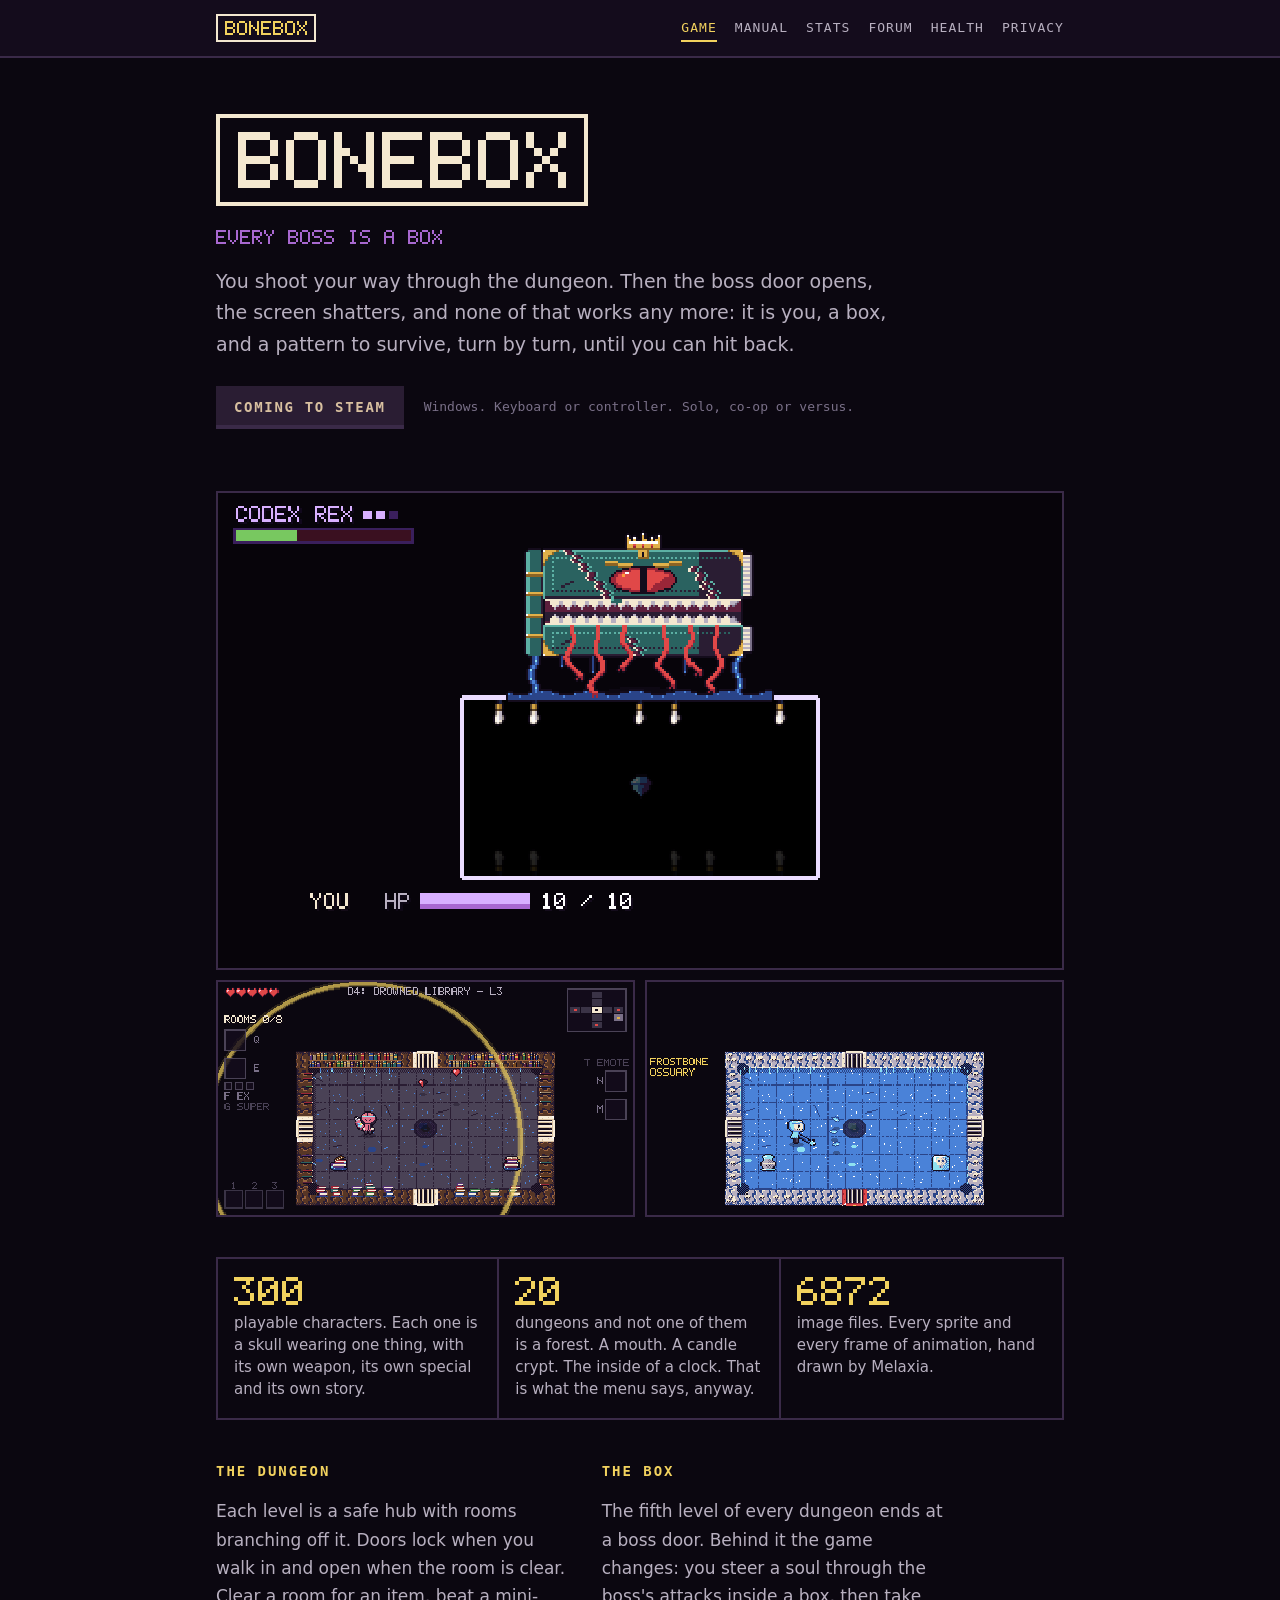
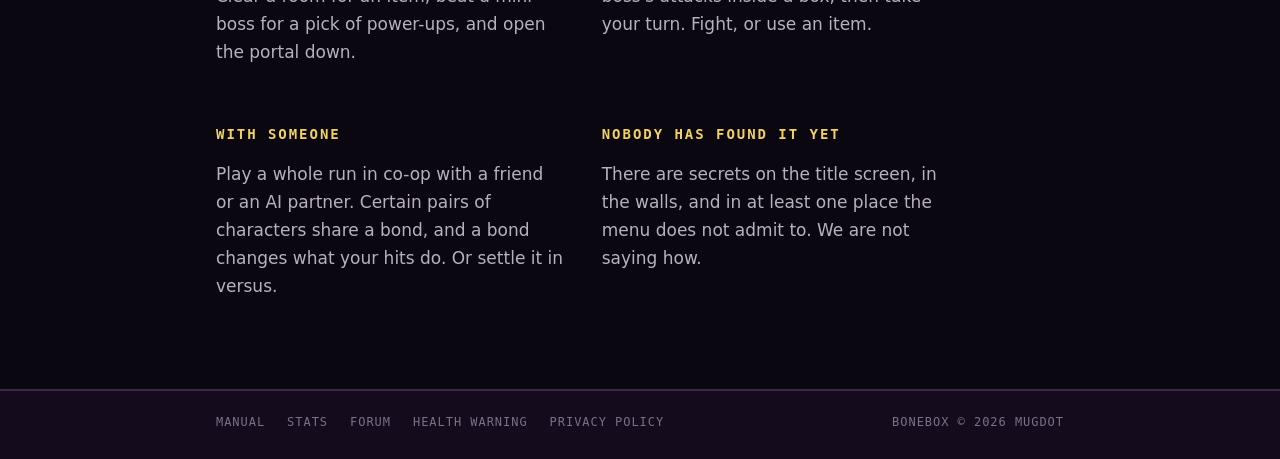
<file: index.html>
<!doctype html>
<html lang="en">
<head>
<meta charset="utf-8">
<meta name="viewport" content="width=device-width, initial-scale=1">
<title>BONEBOX</title>
<meta name="description" content="BONEBOX is a pixel dungeon crawler where every boss traps you in a box. 300 playable skeletons, 20 dungeons, co-op and versus.">
<meta name="theme-color" content="#0b0710">
<link rel="stylesheet" href="css/site.css">
</head>
<body>
<header class="top">
  <div class="wrap">
    <a class="brand" href="" aria-label="BONEBOX home"><span class="px" data-scale="2">BONEBOX</span></a>
    <nav class="nav" aria-label="Site">
        <a href="" aria-current="page">Game</a>
        <a href="manual/">Manual</a>
        <a href="stats/">Stats</a>
        <a href="forum/">Forum</a>
        <a href="health/">Health</a>
        <a href="privacy/">Privacy</a>
    </nav>
  </div>
</header>
<main>
  <div class="wrap">
    <section class="hero">
      <div class="logo"><h1 class="px" data-scale="8" style="margin:0">BONEBOX</h1></div>
      <p class="tag px" data-scale="2" data-color="#a868d0">EVERY BOSS IS A BOX</p>
      <p class="pitch">You shoot your way through the dungeon. Then the boss door opens, the screen shatters, and none of that works any more: it is you, a box, and a pattern to survive, turn by turn, until you can hit back.</p>
      <div class="cta-row">
        <span class="cta soon">Coming to Steam</span>
        <span class="cta-note">Windows. Keyboard or controller. Solo, co-op or versus.</span>
      </div>
    </section>

    <div class="shots">
      <figure><img src="img/shot-boss.png" width="1152" height="648" alt="A boss fight: Codex Rex, a living book with teeth, looms over the battle box while candle flames line its edges."></figure>
      <figure><img src="img/shot-dungeon.png" width="1152" height="648" alt="A hero stands in a hub room of the Drowned Library, with the level map and item slots around the room."></figure>
      <figure><img src="img/shot-worlds.png" width="1152" height="648" alt="A frost-blue ossuary room with skull-lined walls, a hero swinging at an ice skull."></figure>
    </div>

    <div class="facts">
      <div class="fact"><div class="n px" data-scale="4" data-color="#f2d25e">300</div><p>playable characters. Each one is a skull wearing one thing, with its own weapon, its own special and its own story.</p></div>
      <div class="fact"><div class="n px" data-scale="4" data-color="#f2d25e">20</div><p>dungeons and not one of them is a forest. A mouth. A candle crypt. The inside of a clock. That is what the menu says, anyway.</p></div>
      <div class="fact"><div class="n px" data-scale="4" data-color="#f2d25e">6872</div><p>image files. Every sprite and every frame of animation, hand drawn by Melaxia.</p></div>
    </div>

    <div class="cols prose">
      <section>
        <h2>The dungeon</h2>
        <p>Each level is a safe hub with rooms branching off it. Doors lock when you walk in and open when the room is clear. Clear a room for an item, beat a mini-boss for a pick of power-ups, and open the portal down.</p>
      </section>
      <section>
        <h2>The box</h2>
        <p>The fifth level of every dungeon ends at a boss door. Behind it the game changes: you steer a soul through the boss's attacks inside a box, then take your turn. Fight, or use an item.</p>
      </section>
      <section>
        <h2>With someone</h2>
        <p>Play a whole run in co-op with a friend or an AI partner. Certain pairs of characters share a bond, and a bond changes what your hits do. Or settle it in versus.</p>
      </section>
      <section>
        <h2>Nobody has found it yet</h2>
        <p>There are secrets on the title screen, in the walls, and in at least one place the menu does not admit to. We are not saying how.</p>
      </section>
    </div>
  </div>
</main>
<footer class="foot">
  <div class="wrap">
    <a href="manual/">Manual</a>
    <a href="stats/">Stats</a>
    <a href="forum/">Forum</a>
    <a href="health/">Health warning</a>
    <a href="privacy/">Privacy policy</a>
    <span class="right">BONEBOX &copy; 2026 Mugdot</span>
  </div>
</footer>
<script src="js/pixel-glyphs.js"></script>
<script src="js/pixel.js"></script>

</body>
</html>
</file>
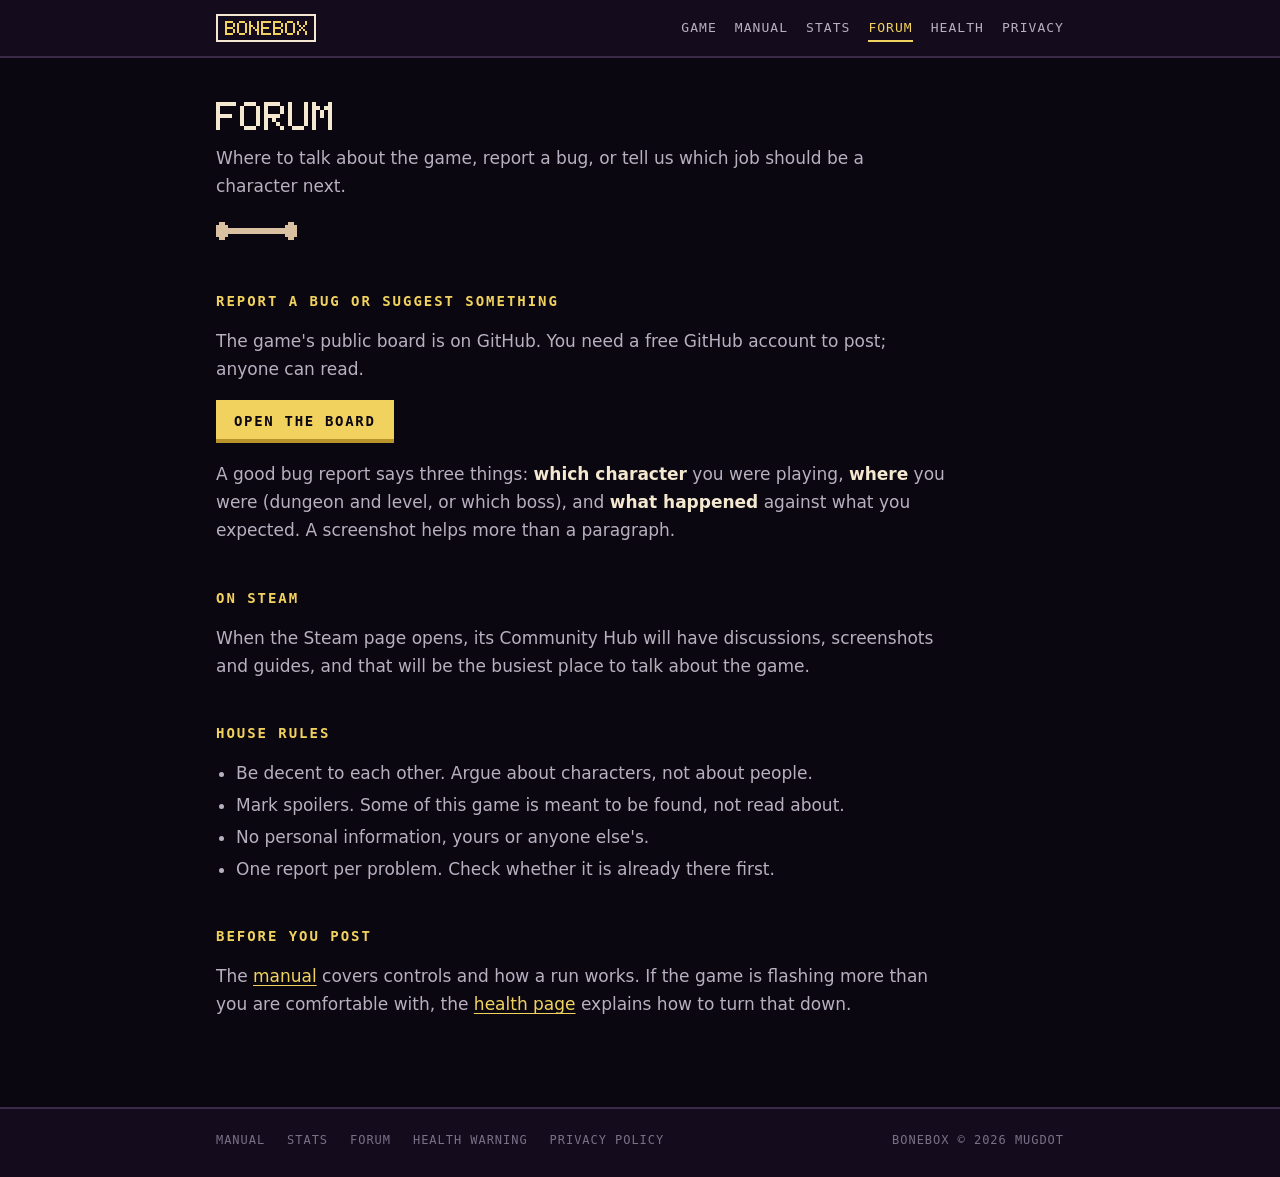
<file: forum/index.html>
<!doctype html>
<html lang="en">
<head>
<meta charset="utf-8">
<meta name="viewport" content="width=device-width, initial-scale=1">
<title>BONEBOX Forum</title>
<meta name="description" content="Where to talk about BONEBOX, report a bug or suggest a character.">
<meta name="theme-color" content="#0b0710">
<link rel="stylesheet" href="../css/site.css">
</head>
<body>
<header class="top">
  <div class="wrap">
    <a class="brand" href="../" aria-label="BONEBOX home"><span class="px" data-scale="2">BONEBOX</span></a>
    <nav class="nav" aria-label="Site">
        <a href="../">Game</a>
        <a href="../manual/">Manual</a>
        <a href="../stats/">Stats</a>
        <a href="../forum/" aria-current="page">Forum</a>
        <a href="../health/">Health</a>
        <a href="../privacy/">Privacy</a>
    </nav>
  </div>
</header>
<main>
  <div class="wrap">
    <div class="page-head">
      <h1 class="px" data-scale="4">FORUM</h1>
      <p class="lede">Where to talk about the game, report a bug, or tell us which job should be a character next.</p>
      <div class="bone-rule" data-scale="3"></div>
    </div>
    <div class="prose">

      <h2>Report a bug or suggest something</h2>
      <p>The game's public board is on GitHub. You need a free GitHub account to post; anyone can read.</p>
      <p><a class="cta" href="https://github.com/Mugdot/bonebox/issues">Open the board</a></p>
      <p>A good bug report says three things: <strong>which character</strong> you were playing, <strong>where</strong> you were (dungeon and level, or which boss), and <strong>what happened</strong> against what you expected. A screenshot helps more than a paragraph.</p>

      <h2>On Steam</h2>
      <p>When the Steam page opens, its Community Hub will have discussions, screenshots and guides, and that will be the busiest place to talk about the game.</p>

      <h2>House rules</h2>
      <ul>
        <li>Be decent to each other. Argue about characters, not about people.</li>
        <li>Mark spoilers. Some of this game is meant to be found, not read about.</li>
        <li>No personal information, yours or anyone else's.</li>
        <li>One report per problem. Check whether it is already there first.</li>
      </ul>

      <h2>Before you post</h2>
      <p>The <a href="../manual/">manual</a> covers controls and how a run works. If the game is flashing more than you are comfortable with, the <a href="../health/">health page</a> explains how to turn that down.</p>
    </div>
  </div>
</main>
<footer class="foot">
  <div class="wrap">
    <a href="../manual/">Manual</a>
    <a href="../stats/">Stats</a>
    <a href="../forum/">Forum</a>
    <a href="../health/">Health warning</a>
    <a href="../privacy/">Privacy policy</a>
    <span class="right">BONEBOX &copy; 2026 Mugdot</span>
  </div>
</footer>
<script src="../js/pixel-glyphs.js"></script>
<script src="../js/pixel.js"></script>

</body>
</html>
</file>
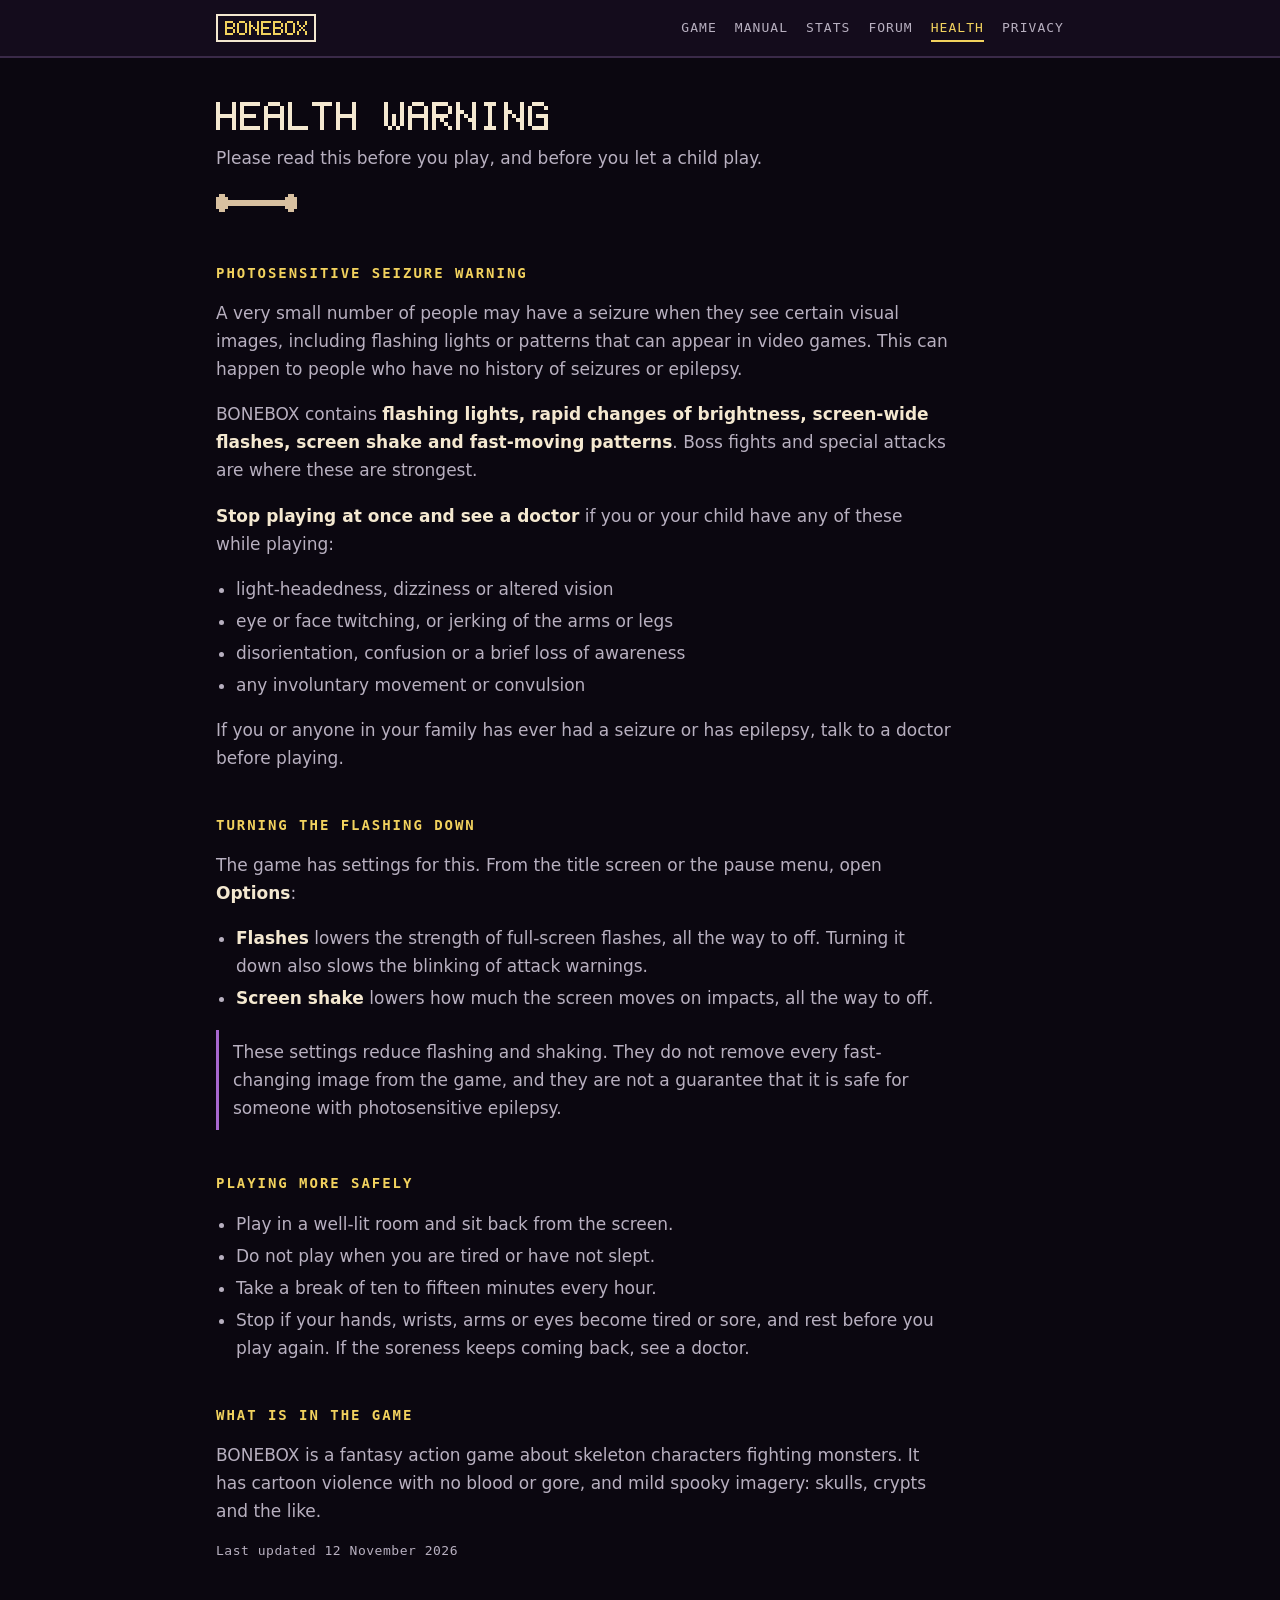
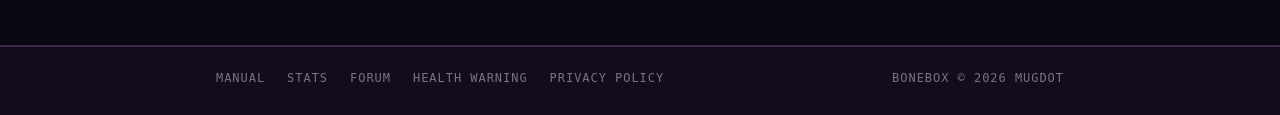
<file: health/index.html>
<!doctype html>
<html lang="en">
<head>
<meta charset="utf-8">
<meta name="viewport" content="width=device-width, initial-scale=1">
<title>BONEBOX Health Warning</title>
<meta name="description" content="Photosensitivity and health information for BONEBOX, and how to reduce flashing and screen shake in the game.">
<meta name="theme-color" content="#0b0710">
<link rel="stylesheet" href="../css/site.css">
</head>
<body>
<header class="top">
  <div class="wrap">
    <a class="brand" href="../" aria-label="BONEBOX home"><span class="px" data-scale="2">BONEBOX</span></a>
    <nav class="nav" aria-label="Site">
        <a href="../">Game</a>
        <a href="../manual/">Manual</a>
        <a href="../stats/">Stats</a>
        <a href="../forum/">Forum</a>
        <a href="../health/" aria-current="page">Health</a>
        <a href="../privacy/">Privacy</a>
    </nav>
  </div>
</header>
<main>
  <div class="wrap">
    <div class="page-head">
      <h1 class="px" data-scale="4">HEALTH WARNING</h1>
      <p class="lede">Please read this before you play, and before you let a child play.</p>
      <div class="bone-rule" data-scale="3"></div>
    </div>
    <div class="prose">

      <h2>Photosensitive seizure warning</h2>
      <p>A very small number of people may have a seizure when they see certain visual images, including flashing lights or patterns that can appear in video games. This can happen to people who have no history of seizures or epilepsy.</p>
      <p>BONEBOX contains <strong>flashing lights, rapid changes of brightness, screen-wide flashes, screen shake and fast-moving patterns</strong>. Boss fights and special attacks are where these are strongest.</p>
      <p><strong>Stop playing at once and see a doctor</strong> if you or your child have any of these while playing:</p>
      <ul>
        <li>light-headedness, dizziness or altered vision</li>
        <li>eye or face twitching, or jerking of the arms or legs</li>
        <li>disorientation, confusion or a brief loss of awareness</li>
        <li>any involuntary movement or convulsion</li>
      </ul>
      <p>If you or anyone in your family has ever had a seizure or has epilepsy, talk to a doctor before playing.</p>

      <h2>Turning the flashing down</h2>
      <p>The game has settings for this. From the title screen or the pause menu, open <strong>Options</strong>:</p>
      <ul>
        <li><strong>Flashes</strong> lowers the strength of full-screen flashes, all the way to off. Turning it down also slows the blinking of attack warnings.</li>
        <li><strong>Screen shake</strong> lowers how much the screen moves on impacts, all the way to off.</li>
      </ul>
      <div class="note"><p>These settings reduce flashing and shaking. They do not remove every fast-changing image from the game, and they are not a guarantee that it is safe for someone with photosensitive epilepsy.</p></div>

      <h2>Playing more safely</h2>
      <ul>
        <li>Play in a well-lit room and sit back from the screen.</li>
        <li>Do not play when you are tired or have not slept.</li>
        <li>Take a break of ten to fifteen minutes every hour.</li>
        <li>Stop if your hands, wrists, arms or eyes become tired or sore, and rest before you play again. If the soreness keeps coming back, see a doctor.</li>
      </ul>

      <h2>What is in the game</h2>
      <p>BONEBOX is a fantasy action game about skeleton characters fighting monsters. It has cartoon violence with no blood or gore, and mild spooky imagery: skulls, crypts and the like.</p>
      <p class="stamp">Last updated 12 November 2026</p>
    </div>
  </div>
</main>
<footer class="foot">
  <div class="wrap">
    <a href="../manual/">Manual</a>
    <a href="../stats/">Stats</a>
    <a href="../forum/">Forum</a>
    <a href="../health/">Health warning</a>
    <a href="../privacy/">Privacy policy</a>
    <span class="right">BONEBOX &copy; 2026 Mugdot</span>
  </div>
</footer>
<script src="../js/pixel-glyphs.js"></script>
<script src="../js/pixel.js"></script>

</body>
</html>
</file>
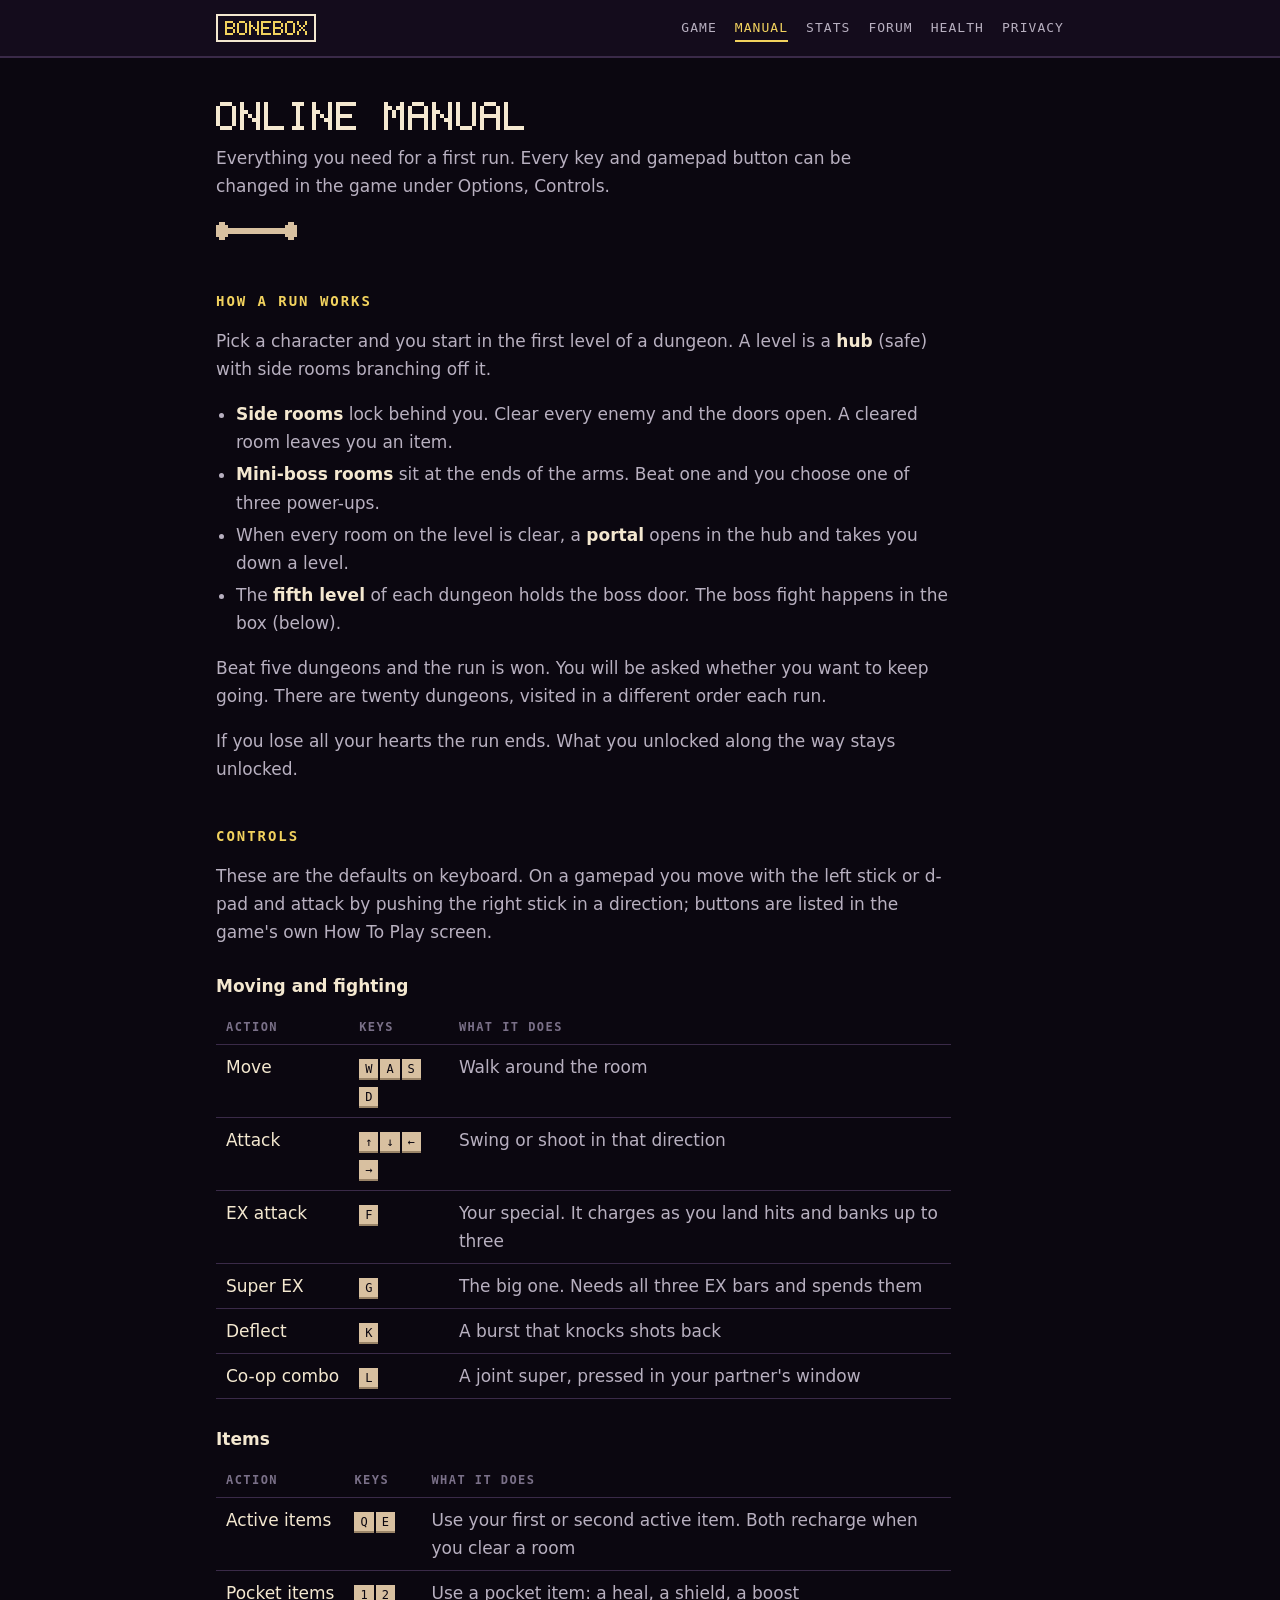
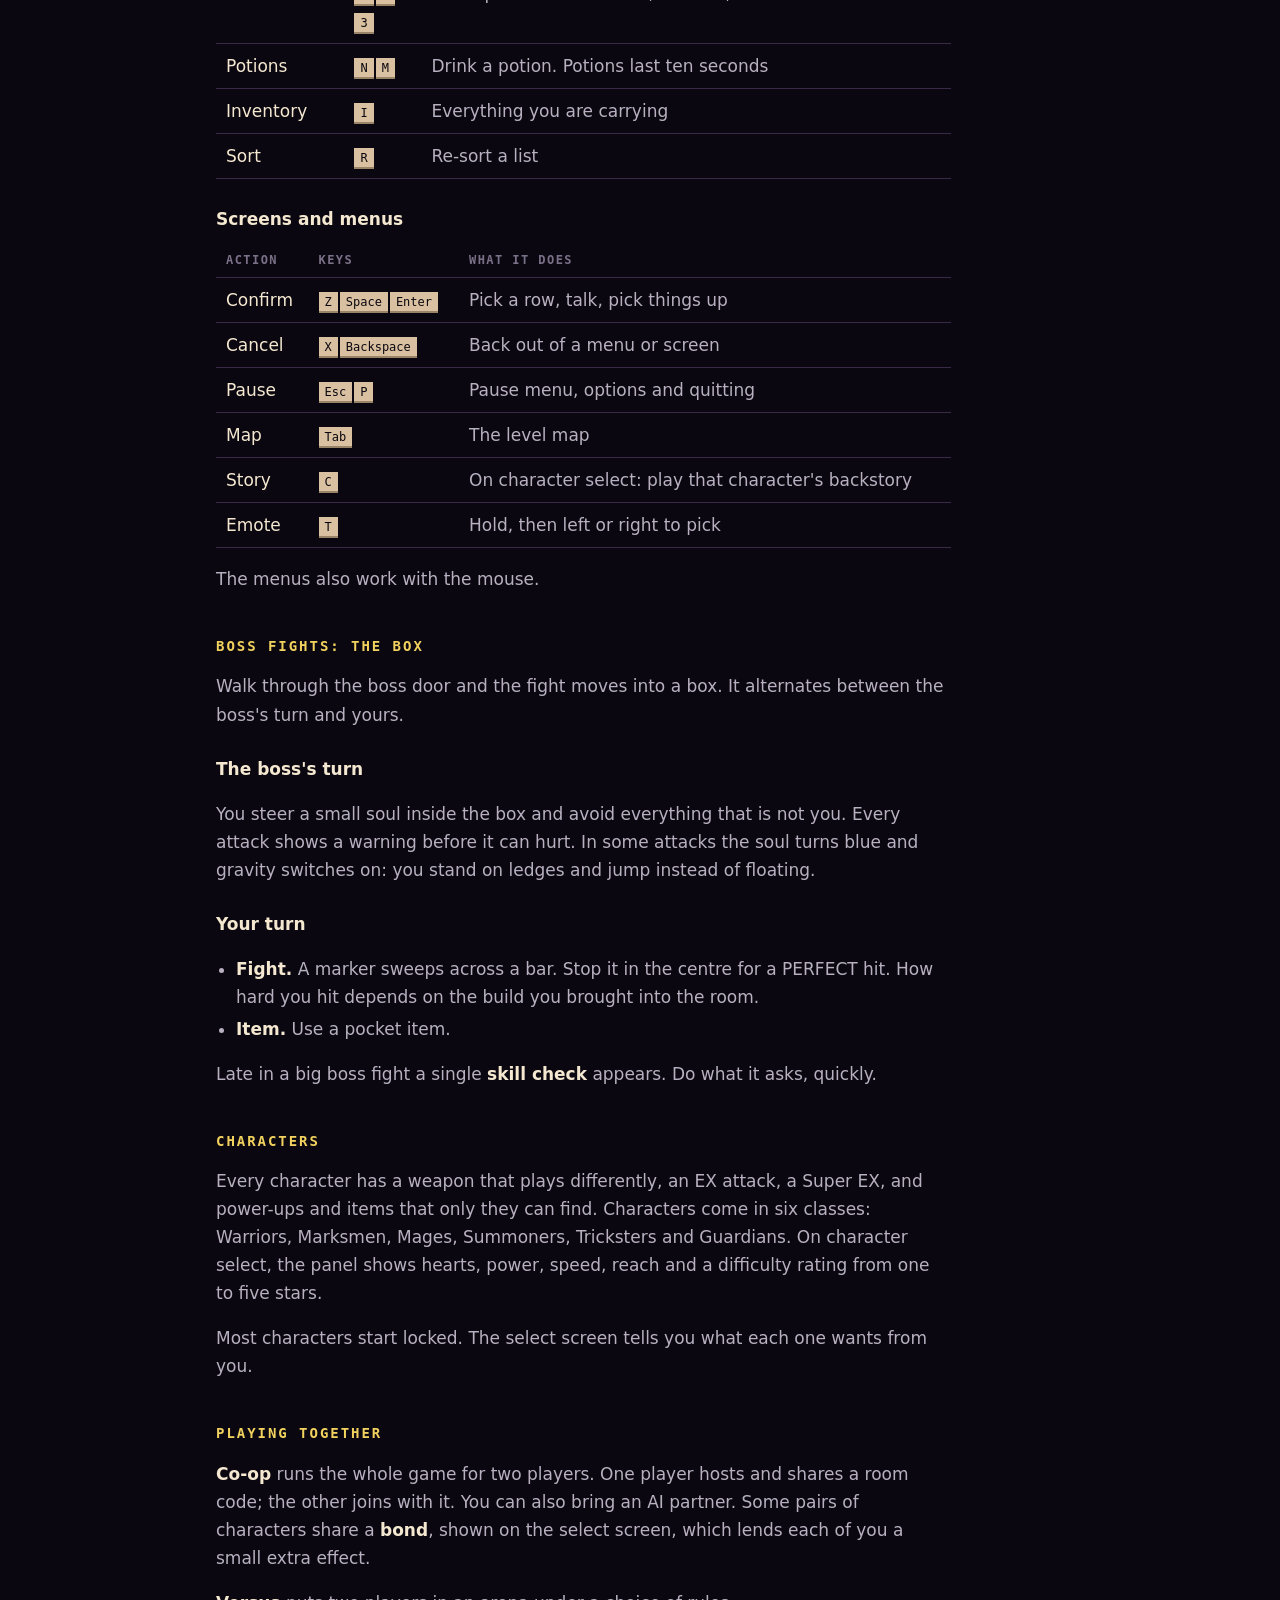
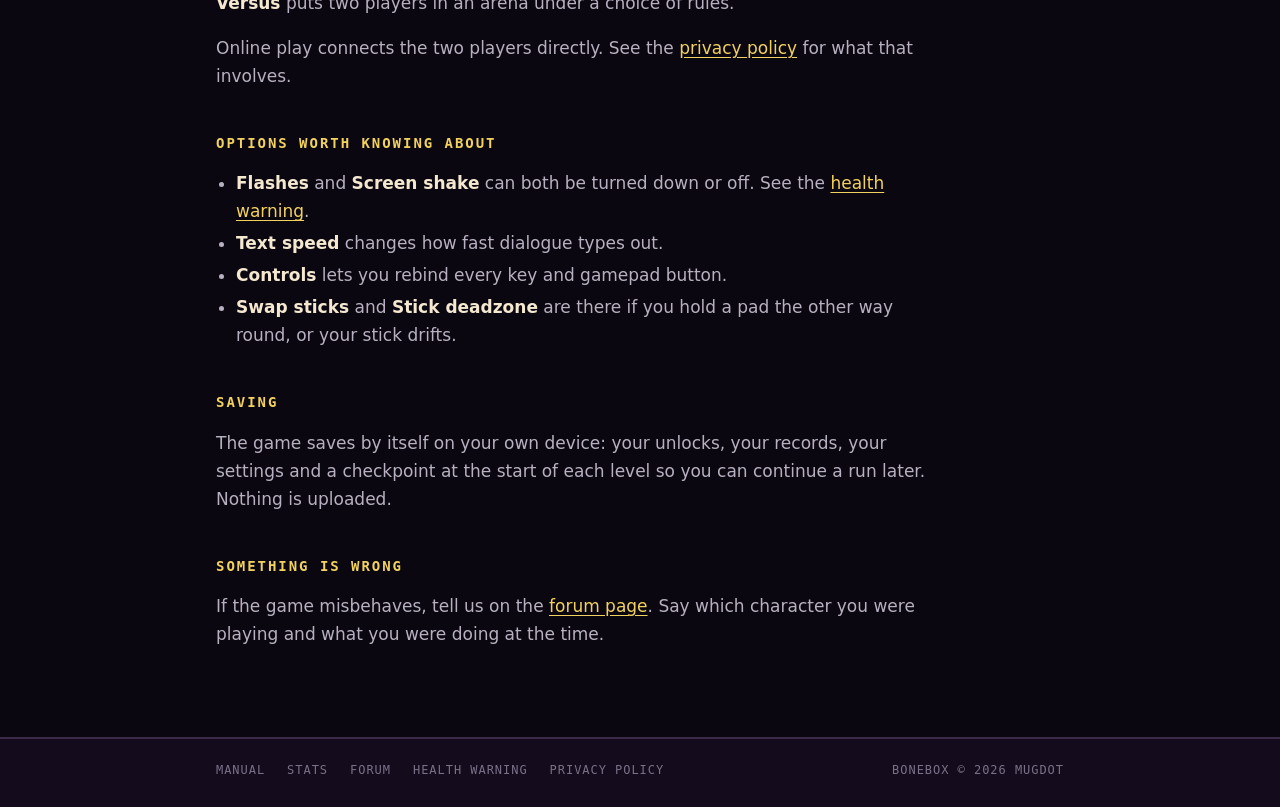
<file: manual/index.html>
<!doctype html>
<html lang="en">
<head>
<meta charset="utf-8">
<meta name="viewport" content="width=device-width, initial-scale=1">
<title>BONEBOX Manual</title>
<meta name="description" content="How to play BONEBOX: controls, how a run works, boss fights in the box, items, co-op and options.">
<meta name="theme-color" content="#0b0710">
<link rel="stylesheet" href="../css/site.css">
</head>
<body>
<header class="top">
  <div class="wrap">
    <a class="brand" href="../" aria-label="BONEBOX home"><span class="px" data-scale="2">BONEBOX</span></a>
    <nav class="nav" aria-label="Site">
        <a href="../">Game</a>
        <a href="../manual/" aria-current="page">Manual</a>
        <a href="../stats/">Stats</a>
        <a href="../forum/">Forum</a>
        <a href="../health/">Health</a>
        <a href="../privacy/">Privacy</a>
    </nav>
  </div>
</header>
<main>
  <div class="wrap">
    <div class="page-head">
      <h1 class="px" data-scale="4">ONLINE MANUAL</h1>
      <p class="lede">Everything you need for a first run. Every key and gamepad button can be changed in the game under Options, Controls.</p>
      <div class="bone-rule" data-scale="3"></div>
    </div>
    <div class="prose">

      <h2>How a run works</h2>
      <p>Pick a character and you start in the first level of a dungeon. A level is a <strong>hub</strong> (safe) with side rooms branching off it.</p>
      <ul>
        <li><strong>Side rooms</strong> lock behind you. Clear every enemy and the doors open. A cleared room leaves you an item.</li>
        <li><strong>Mini-boss rooms</strong> sit at the ends of the arms. Beat one and you choose one of three power-ups.</li>
        <li>When every room on the level is clear, a <strong>portal</strong> opens in the hub and takes you down a level.</li>
        <li>The <strong>fifth level</strong> of each dungeon holds the boss door. The boss fight happens in the box (below).</li>
      </ul>
      <p>Beat five dungeons and the run is won. You will be asked whether you want to keep going. There are twenty dungeons, visited in a different order each run.</p>
      <p>If you lose all your hearts the run ends. What you unlocked along the way stays unlocked.</p>

      <h2>Controls</h2>
      <p>These are the defaults on keyboard. On a gamepad you move with the left stick or d-pad and attack by pushing the right stick in a direction; buttons are listed in the game's own How To Play screen.</p>

      <h3>Moving and fighting</h3>
      <div class="table-scroll"><table>
        <thead><tr><th>Action</th><th>Keys</th><th>What it does</th></tr></thead>
        <tbody>
          <tr><td>Move</td><td><kbd>W</kbd><kbd>A</kbd><kbd>S</kbd><kbd>D</kbd></td><td>Walk around the room</td></tr>
          <tr><td>Attack</td><td><kbd>&uarr;</kbd><kbd>&darr;</kbd><kbd>&larr;</kbd><kbd>&rarr;</kbd></td><td>Swing or shoot in that direction</td></tr>
          <tr><td>EX attack</td><td><kbd>F</kbd></td><td>Your special. It charges as you land hits and banks up to three</td></tr>
          <tr><td>Super EX</td><td><kbd>G</kbd></td><td>The big one. Needs all three EX bars and spends them</td></tr>
          <tr><td>Deflect</td><td><kbd>K</kbd></td><td>A burst that knocks shots back</td></tr>
          <tr><td>Co-op combo</td><td><kbd>L</kbd></td><td>A joint super, pressed in your partner's window</td></tr>
        </tbody>
      </table></div>

      <h3>Items</h3>
      <div class="table-scroll"><table>
        <thead><tr><th>Action</th><th>Keys</th><th>What it does</th></tr></thead>
        <tbody>
          <tr><td>Active items</td><td><kbd>Q</kbd><kbd>E</kbd></td><td>Use your first or second active item. Both recharge when you clear a room</td></tr>
          <tr><td>Pocket items</td><td><kbd>1</kbd><kbd>2</kbd><kbd>3</kbd></td><td>Use a pocket item: a heal, a shield, a boost</td></tr>
          <tr><td>Potions</td><td><kbd>N</kbd><kbd>M</kbd></td><td>Drink a potion. Potions last ten seconds</td></tr>
          <tr><td>Inventory</td><td><kbd>I</kbd></td><td>Everything you are carrying</td></tr>
          <tr><td>Sort</td><td><kbd>R</kbd></td><td>Re-sort a list</td></tr>
        </tbody>
      </table></div>

      <h3>Screens and menus</h3>
      <div class="table-scroll"><table>
        <thead><tr><th>Action</th><th>Keys</th><th>What it does</th></tr></thead>
        <tbody>
          <tr><td>Confirm</td><td><kbd>Z</kbd><kbd>Space</kbd><kbd>Enter</kbd></td><td>Pick a row, talk, pick things up</td></tr>
          <tr><td>Cancel</td><td><kbd>X</kbd><kbd>Backspace</kbd></td><td>Back out of a menu or screen</td></tr>
          <tr><td>Pause</td><td><kbd>Esc</kbd><kbd>P</kbd></td><td>Pause menu, options and quitting</td></tr>
          <tr><td>Map</td><td><kbd>Tab</kbd></td><td>The level map</td></tr>
          <tr><td>Story</td><td><kbd>C</kbd></td><td>On character select: play that character's backstory</td></tr>
          <tr><td>Emote</td><td><kbd>T</kbd></td><td>Hold, then left or right to pick</td></tr>
        </tbody>
      </table></div>
      <p>The menus also work with the mouse.</p>

      <h2>Boss fights: the box</h2>
      <p>Walk through the boss door and the fight moves into a box. It alternates between the boss's turn and yours.</p>
      <h3>The boss's turn</h3>
      <p>You steer a small soul inside the box and avoid everything that is not you. Every attack shows a warning before it can hurt. In some attacks the soul turns blue and gravity switches on: you stand on ledges and jump instead of floating.</p>
      <h3>Your turn</h3>
      <ul>
        <li><strong>Fight.</strong> A marker sweeps across a bar. Stop it in the centre for a PERFECT hit. How hard you hit depends on the build you brought into the room.</li>
        <li><strong>Item.</strong> Use a pocket item.</li>
      </ul>
      <p>Late in a big boss fight a single <strong>skill check</strong> appears. Do what it asks, quickly.</p>

      <h2>Characters</h2>
      <p>Every character has a weapon that plays differently, an EX attack, a Super EX, and power-ups and items that only they can find. Characters come in six classes: Warriors, Marksmen, Mages, Summoners, Tricksters and Guardians. On character select, the panel shows hearts, power, speed, reach and a difficulty rating from one to five stars.</p>
      <p>Most characters start locked. The select screen tells you what each one wants from you.</p>

      <h2>Playing together</h2>
      <p><strong>Co-op</strong> runs the whole game for two players. One player hosts and shares a room code; the other joins with it. You can also bring an AI partner. Some pairs of characters share a <strong>bond</strong>, shown on the select screen, which lends each of you a small extra effect.</p>
      <p><strong>Versus</strong> puts two players in an arena under a choice of rules.</p>
      <p>Online play connects the two players directly. See the <a href="../privacy/">privacy policy</a> for what that involves.</p>

      <h2>Options worth knowing about</h2>
      <ul>
        <li><strong>Flashes</strong> and <strong>Screen shake</strong> can both be turned down or off. See the <a href="../health/">health warning</a>.</li>
        <li><strong>Text speed</strong> changes how fast dialogue types out.</li>
        <li><strong>Controls</strong> lets you rebind every key and gamepad button.</li>
        <li><strong>Swap sticks</strong> and <strong>Stick deadzone</strong> are there if you hold a pad the other way round, or your stick drifts.</li>
      </ul>

      <h2>Saving</h2>
      <p>The game saves by itself on your own device: your unlocks, your records, your settings and a checkpoint at the start of each level so you can continue a run later. Nothing is uploaded.</p>

      <h2>Something is wrong</h2>
      <p>If the game misbehaves, tell us on the <a href="../forum/">forum page</a>. Say which character you were playing and what you were doing at the time.</p>
    </div>
  </div>
</main>
<footer class="foot">
  <div class="wrap">
    <a href="../manual/">Manual</a>
    <a href="../stats/">Stats</a>
    <a href="../forum/">Forum</a>
    <a href="../health/">Health warning</a>
    <a href="../privacy/">Privacy policy</a>
    <span class="right">BONEBOX &copy; 2026 Mugdot</span>
  </div>
</footer>
<script src="../js/pixel-glyphs.js"></script>
<script src="../js/pixel.js"></script>

</body>
</html>
</file>
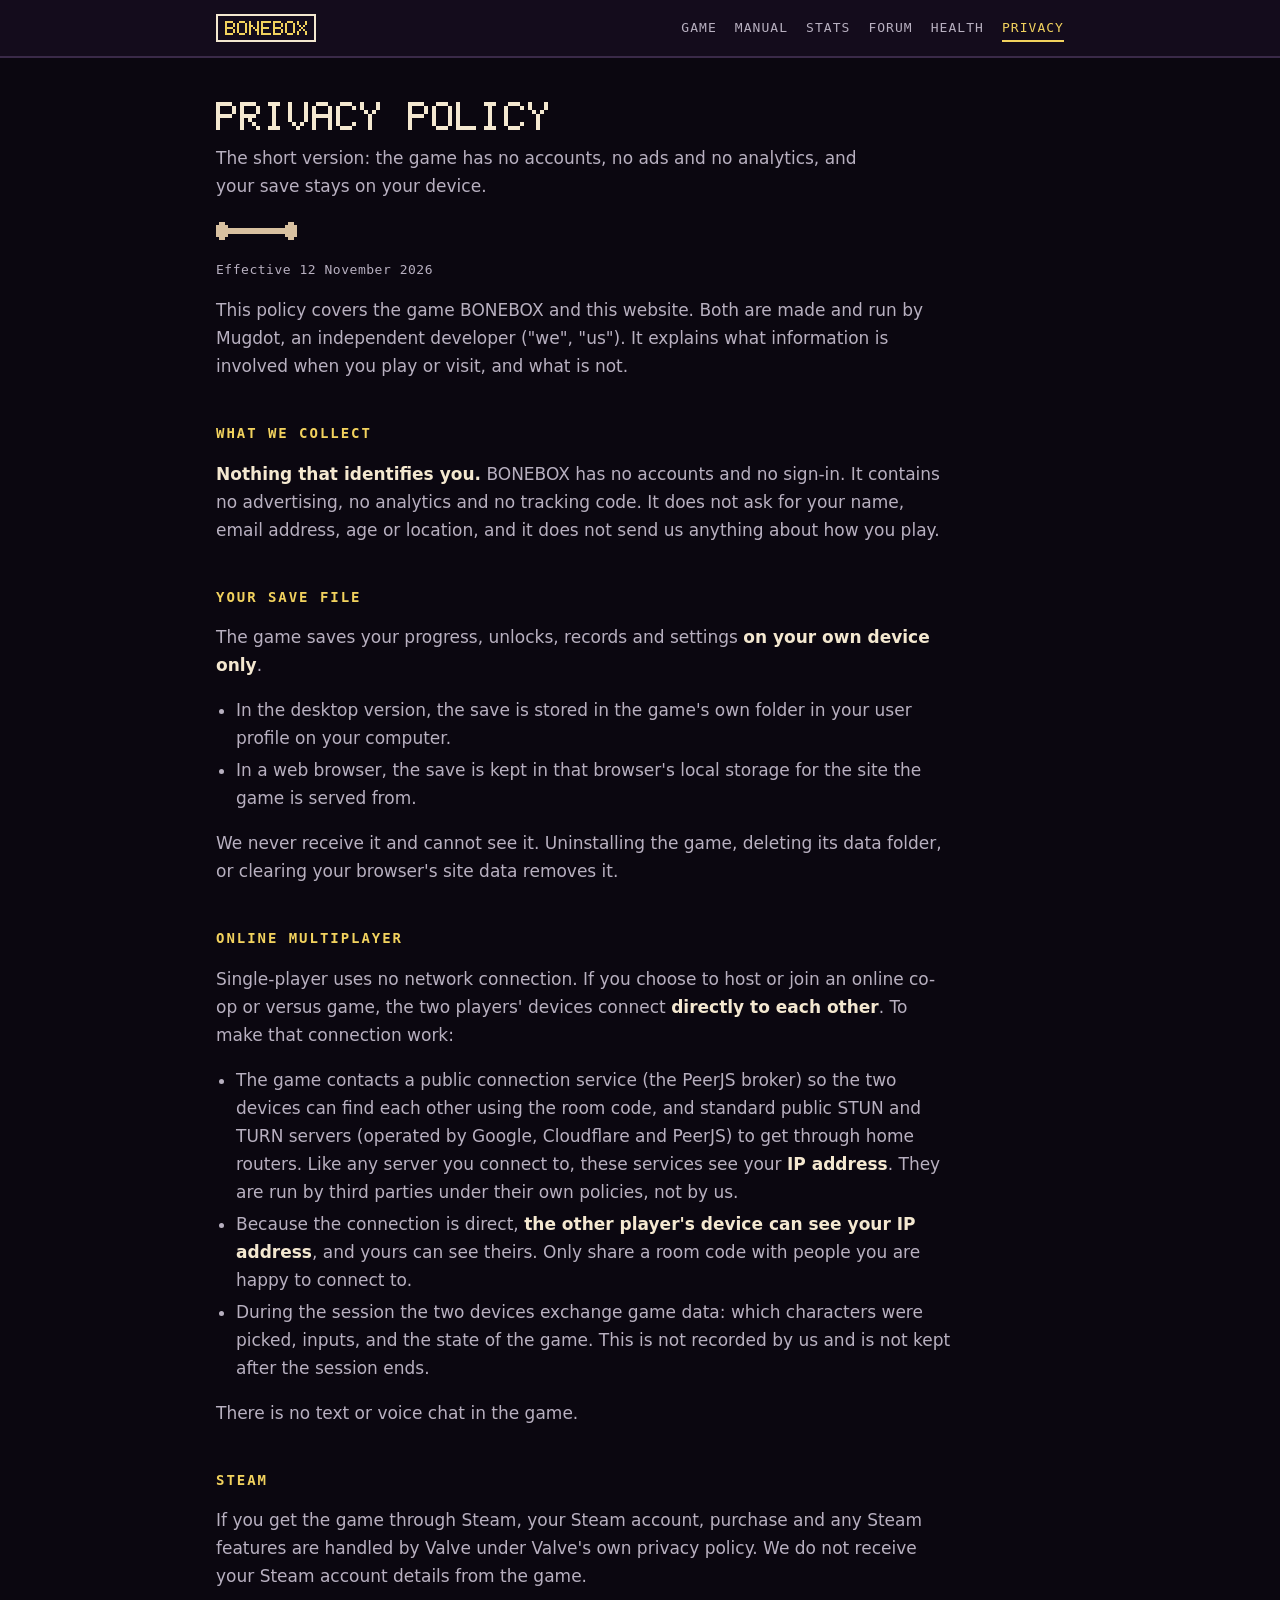
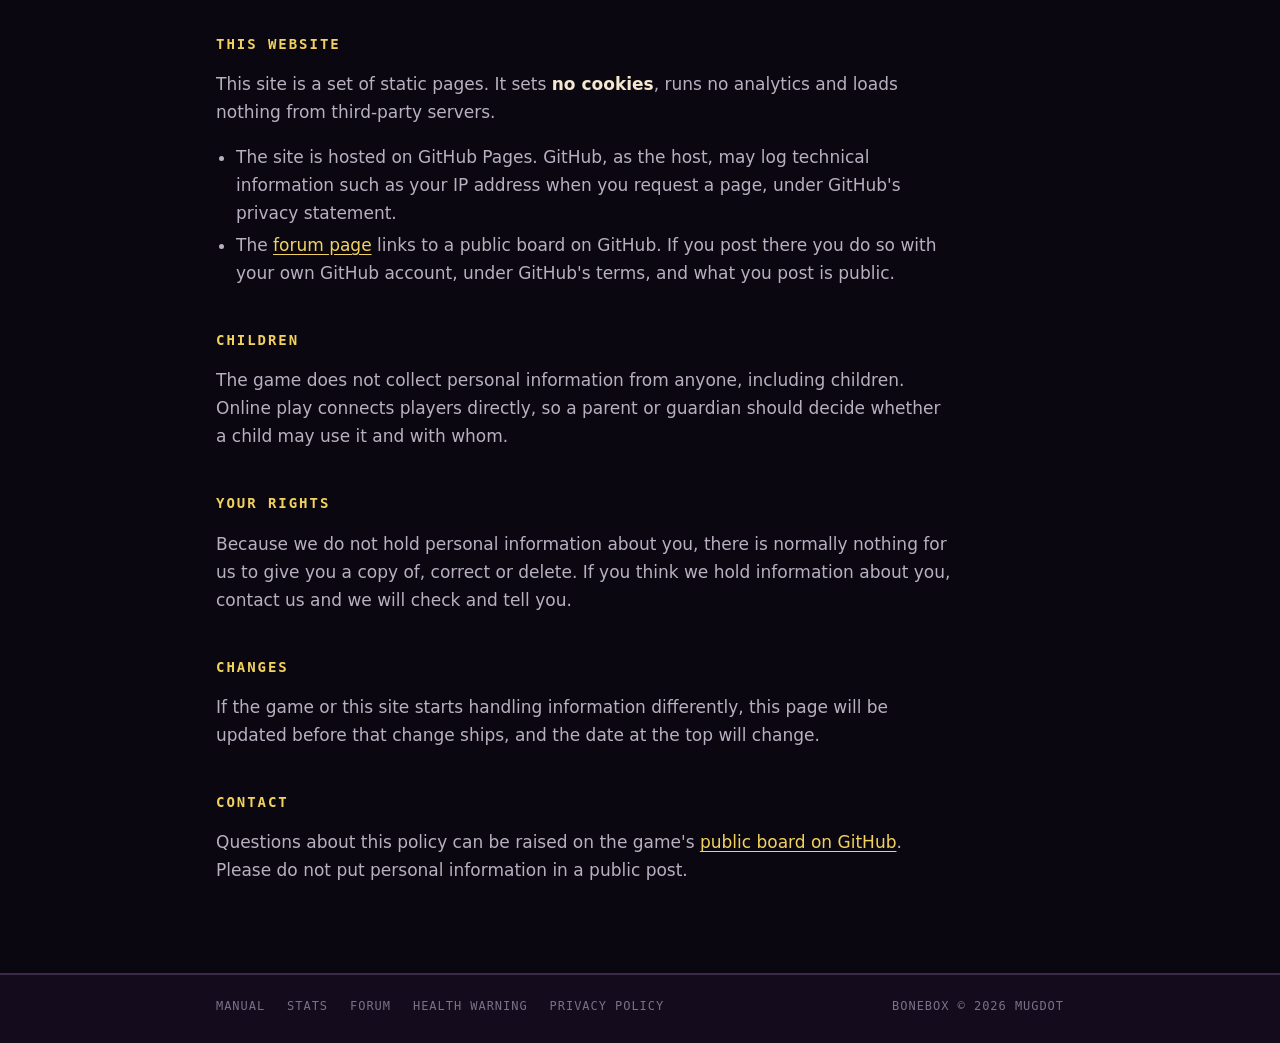
<file: privacy/index.html>
<!doctype html>
<html lang="en">
<head>
<meta charset="utf-8">
<meta name="viewport" content="width=device-width, initial-scale=1">
<title>BONEBOX Privacy Policy</title>
<meta name="description" content="What BONEBOX and this website do and do not do with your information.">
<meta name="theme-color" content="#0b0710">
<link rel="stylesheet" href="../css/site.css">
</head>
<body>
<header class="top">
  <div class="wrap">
    <a class="brand" href="../" aria-label="BONEBOX home"><span class="px" data-scale="2">BONEBOX</span></a>
    <nav class="nav" aria-label="Site">
        <a href="../">Game</a>
        <a href="../manual/">Manual</a>
        <a href="../stats/">Stats</a>
        <a href="../forum/">Forum</a>
        <a href="../health/">Health</a>
        <a href="../privacy/" aria-current="page">Privacy</a>
    </nav>
  </div>
</header>
<main>
  <div class="wrap">
    <div class="page-head">
      <h1 class="px" data-scale="4">PRIVACY POLICY</h1>
      <p class="lede">The short version: the game has no accounts, no ads and no analytics, and your save stays on your device.</p>
      <div class="bone-rule" data-scale="3"></div>
    </div>
    <div class="prose">
      <p class="stamp">Effective 12 November 2026</p>

      <p>This policy covers the game BONEBOX and this website. Both are made and run by Mugdot, an independent developer ("we", "us"). It explains what information is involved when you play or visit, and what is not.</p>

      <h2>What we collect</h2>
      <p><strong>Nothing that identifies you.</strong> BONEBOX has no accounts and no sign-in. It contains no advertising, no analytics and no tracking code. It does not ask for your name, email address, age or location, and it does not send us anything about how you play.</p>

      <h2>Your save file</h2>
      <p>The game saves your progress, unlocks, records and settings <strong>on your own device only</strong>.</p>
      <ul>
        <li>In the desktop version, the save is stored in the game's own folder in your user profile on your computer.</li>
        <li>In a web browser, the save is kept in that browser's local storage for the site the game is served from.</li>
      </ul>
      <p>We never receive it and cannot see it. Uninstalling the game, deleting its data folder, or clearing your browser's site data removes it.</p>

      <h2>Online multiplayer</h2>
      <p>Single-player uses no network connection. If you choose to host or join an online co-op or versus game, the two players' devices connect <strong>directly to each other</strong>. To make that connection work:</p>
      <ul>
        <li>The game contacts a public connection service (the PeerJS broker) so the two devices can find each other using the room code, and standard public STUN and TURN servers (operated by Google, Cloudflare and PeerJS) to get through home routers. Like any server you connect to, these services see your <strong>IP address</strong>. They are run by third parties under their own policies, not by us.</li>
        <li>Because the connection is direct, <strong>the other player's device can see your IP address</strong>, and yours can see theirs. Only share a room code with people you are happy to connect to.</li>
        <li>During the session the two devices exchange game data: which characters were picked, inputs, and the state of the game. This is not recorded by us and is not kept after the session ends.</li>
      </ul>
      <p>There is no text or voice chat in the game.</p>

      <h2>Steam</h2>
      <p>If you get the game through Steam, your Steam account, purchase and any Steam features are handled by Valve under Valve's own privacy policy. We do not receive your Steam account details from the game.</p>

      <h2>This website</h2>
      <p>This site is a set of static pages. It sets <strong>no cookies</strong>, runs no analytics and loads nothing from third-party servers.</p>
      <ul>
        <li>The site is hosted on GitHub Pages. GitHub, as the host, may log technical information such as your IP address when you request a page, under GitHub's privacy statement.</li>
        <li>The <a href="../forum/">forum page</a> links to a public board on GitHub. If you post there you do so with your own GitHub account, under GitHub's terms, and what you post is public.</li>
      </ul>

      <h2>Children</h2>
      <p>The game does not collect personal information from anyone, including children. Online play connects players directly, so a parent or guardian should decide whether a child may use it and with whom.</p>

      <h2>Your rights</h2>
      <p>Because we do not hold personal information about you, there is normally nothing for us to give you a copy of, correct or delete. If you think we hold information about you, contact us and we will check and tell you.</p>

      <h2>Changes</h2>
      <p>If the game or this site starts handling information differently, this page will be updated before that change ships, and the date at the top will change.</p>

      <h2>Contact</h2>
      <p>Questions about this policy can be raised on the game's <a href="https://github.com/Mugdot/bonebox/issues">public board on GitHub</a>. Please do not put personal information in a public post.</p>
    </div>
  </div>
</main>
<footer class="foot">
  <div class="wrap">
    <a href="../manual/">Manual</a>
    <a href="../stats/">Stats</a>
    <a href="../forum/">Forum</a>
    <a href="../health/">Health warning</a>
    <a href="../privacy/">Privacy policy</a>
    <span class="right">BONEBOX &copy; 2026 Mugdot</span>
  </div>
</footer>
<script src="../js/pixel-glyphs.js"></script>
<script src="../js/pixel.js"></script>

</body>
</html>
</file>
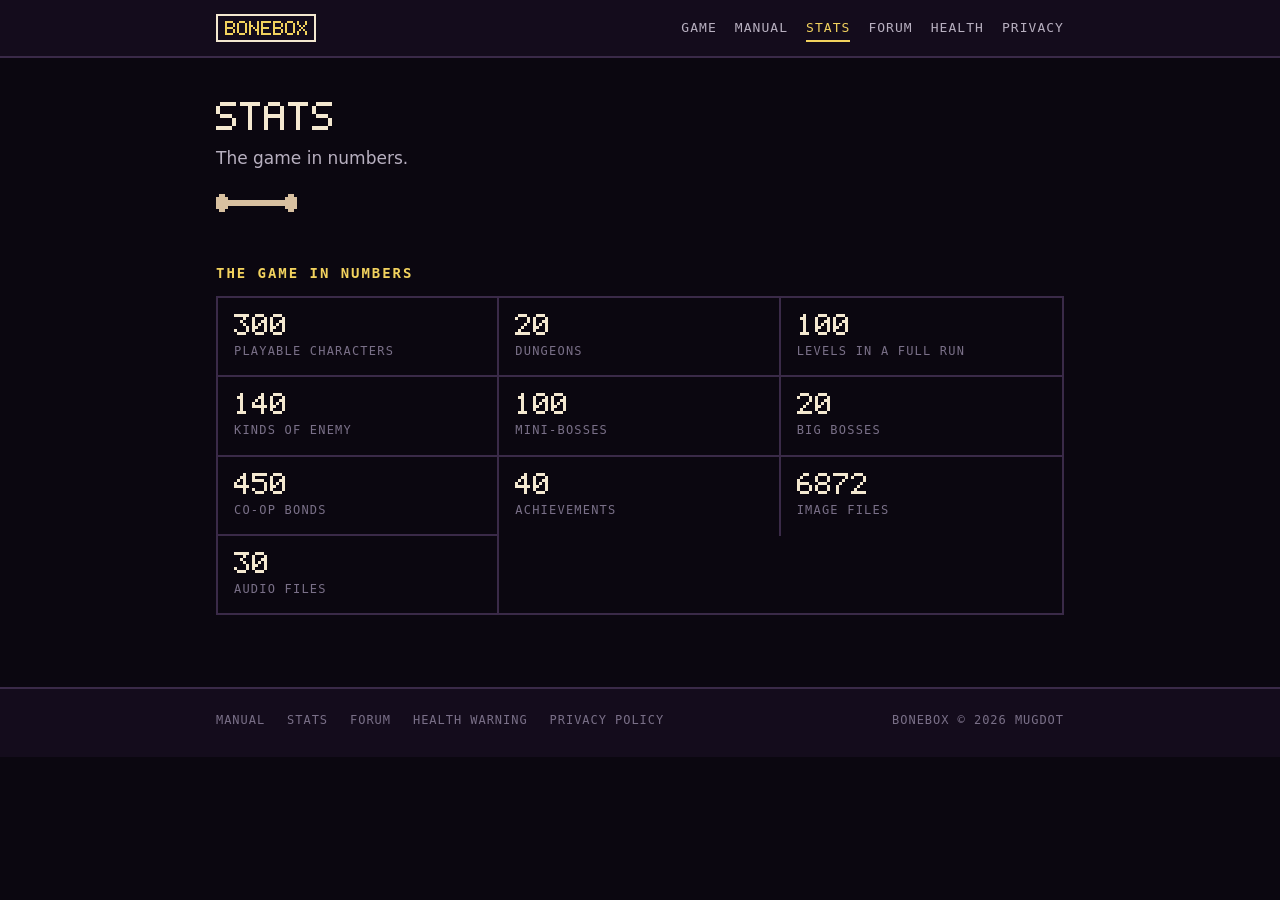
<file: stats/index.html>
<!doctype html>
<html lang="en">
<head>
<meta charset="utf-8">
<meta name="viewport" content="width=device-width, initial-scale=1">
<title>BONEBOX Stats</title>
<meta name="description" content="BONEBOX in numbers.">
<meta name="theme-color" content="#0b0710">
<link rel="stylesheet" href="../css/site.css">
</head>
<body>
<header class="top">
  <div class="wrap">
    <a class="brand" href="../" aria-label="BONEBOX home"><span class="px" data-scale="2">BONEBOX</span></a>
    <nav class="nav" aria-label="Site">
        <a href="../">Game</a>
        <a href="../manual/">Manual</a>
        <a href="../stats/" aria-current="page">Stats</a>
        <a href="../forum/">Forum</a>
        <a href="../health/">Health</a>
        <a href="../privacy/">Privacy</a>
    </nav>
  </div>
</header>
<main>
  <div class="wrap">
    <div class="page-head">
      <h1 class="px" data-scale="4">STATS</h1>
      <p class="lede">The game in numbers.</p>
      <div class="bone-rule" data-scale="3"></div>
    </div>
    <div class="prose" style="max-width:none">

      <h2>The game in numbers</h2>
      <div class="numbers">
        <div class="cell"><div class="n px" data-scale="3">300</div><div class="l">Playable characters</div></div>
        <div class="cell"><div class="n px" data-scale="3">20</div><div class="l">Dungeons</div></div>
        <div class="cell"><div class="n px" data-scale="3">100</div><div class="l">Levels in a full run</div></div>
        <div class="cell"><div class="n px" data-scale="3">140</div><div class="l">Kinds of enemy</div></div>
        <div class="cell"><div class="n px" data-scale="3">100</div><div class="l">Mini-bosses</div></div>
        <div class="cell"><div class="n px" data-scale="3">20</div><div class="l">Big bosses</div></div>
        <div class="cell"><div class="n px" data-scale="3">450</div><div class="l">Co-op bonds</div></div>
        <div class="cell"><div class="n px" data-scale="3">40</div><div class="l">Achievements</div></div>
        <div class="cell"><div class="n px" data-scale="3">6872</div><div class="l">Image files</div></div>
        <div class="cell"><div class="n px" data-scale="3">30</div><div class="l">Audio files</div></div>
      </div>
    </div>
  </div>
</main>
<footer class="foot">
  <div class="wrap">
    <a href="../manual/">Manual</a>
    <a href="../stats/">Stats</a>
    <a href="../forum/">Forum</a>
    <a href="../health/">Health warning</a>
    <a href="../privacy/">Privacy policy</a>
    <span class="right">BONEBOX &copy; 2026 Mugdot</span>
  </div>
</footer>
<script src="../js/pixel-glyphs.js"></script>
<script src="../js/pixel.js"></script>

</body>
</html>
</file>
<file: css/site.css>
/* BONEBOX site. One dark world on purpose: the game is bone on near-black. */
:root {
  --ink: #0b0710;
  --panel: #140c1c;
  --room: #2a1d33;
  --line: #3a2a48;
  --bone: #f4e8d0;
  --bone-mid: #d8c0a0;
  --bone-dim: #9a8468;
  --soft: #b8b0c0;
  --dim: #7a7088;
  --gold: #f2d25e;
  --violet: #a868d0;
  --cyan: #8ee0f0;
  --red: #e04848;
  --body: "Segoe UI", system-ui, -apple-system, "Helvetica Neue", Arial, sans-serif;
  --mono: ui-monospace, "Cascadia Mono", Consolas, "DejaVu Sans Mono", monospace;
}

* { box-sizing: border-box; }

html { background: var(--ink); }

body {
  margin: 0;
  background: var(--ink);
  color: var(--bone);
  font: 17px/1.65 var(--body);
  -webkit-font-smoothing: antialiased;
}

a { color: var(--gold); text-underline-offset: 3px; }
a:hover { color: var(--bone); }
a:focus-visible, button:focus-visible { outline: 2px solid var(--cyan); outline-offset: 3px; }

.wrap { max-width: 880px; margin: 0 auto; padding: 0 16px; }

/* ---- header ---- */
.top { border-bottom: 2px solid var(--line); background: var(--panel); }
.top .wrap { display: flex; flex-wrap: wrap; align-items: center; gap: 10px 24px; padding-top: 14px; padding-bottom: 14px; }
.brand { display: inline-flex; line-height: 0; border: 2px solid var(--bone); padding: 5px 7px; }
.brand:hover { border-color: var(--gold); }
.nav { display: flex; flex-wrap: wrap; gap: 4px 18px; margin-left: auto; }
.nav a {
  font: 13px/1 var(--mono);
  letter-spacing: 0.08em;
  text-transform: uppercase;
  text-decoration: none;
  color: var(--soft);
  padding: 6px 0;
  border-bottom: 2px solid transparent;
}
.nav a:hover { color: var(--bone); }
.nav a[aria-current="page"] { color: var(--gold); border-bottom-color: var(--gold); }

/* ---- pixel lettering (drawn by js/pixel.js from the game's own font) ---- */
.px { display: block; line-height: 0; }
.px svg { display: block; max-width: 100%; height: auto; shape-rendering: crispEdges; }
.px .px-text { position: absolute; width: 1px; height: 1px; overflow: hidden; clip: rect(0 0 0 0); white-space: nowrap; }
/* Before the script runs (or without it) the words are still there, as words. */
.px:not(.px-done) { font: 700 28px/1.2 var(--mono); letter-spacing: 0.1em; text-transform: uppercase; }

/* ---- page head ---- */
.page-head { padding: 44px 0 8px; }
.page-head h1 { margin: 0 0 14px; color: var(--bone); }
.page-head .lede { margin: 0; color: var(--soft); max-width: 62ch; }
.bone-rule { margin: 22px 0 0; line-height: 0; }
.bone-rule svg { shape-rendering: crispEdges; }

/* ---- prose ---- */
main { padding-bottom: 72px; }
.prose { max-width: 68ch; }
.prose h2 {
  margin: 44px 0 10px;
  font: 700 14px/1.3 var(--mono);
  letter-spacing: 0.14em;
  text-transform: uppercase;
  color: var(--gold);
}
.prose h3 { margin: 26px 0 6px; font-size: 17px; color: var(--bone); }
.prose p, .prose li { color: var(--soft); }
.prose strong { color: var(--bone); font-weight: 600; }
.prose ul { padding-left: 20px; }
.prose li { margin: 4px 0; }
.note { border-left: 3px solid var(--violet); padding: 2px 0 2px 14px; margin: 18px 0; }
.note p { margin: 6px 0; }
.stamp { font: 13px/1.4 var(--mono); color: var(--dim); letter-spacing: 0.04em; }

/* ---- tables (controls) ---- */
.table-scroll { overflow-x: auto; margin: 12px 0 4px; }
table { border-collapse: collapse; width: 100%; min-width: 440px; }
th, td { text-align: left; padding: 8px 10px; border-bottom: 1px solid var(--line); vertical-align: top; }
th { font: 700 12px/1.3 var(--mono); letter-spacing: 0.12em; text-transform: uppercase; color: var(--dim); }
td { color: var(--soft); }
td:first-child { color: var(--bone); white-space: nowrap; }
kbd {
  display: inline-block;
  font: 12px/1 var(--mono);
  color: var(--ink);
  background: var(--bone-mid);
  border-bottom: 2px solid var(--bone-dim);
  padding: 4px 6px 3px;
  margin: 1px 2px 1px 0;
}

/* ---- home ---- */
.hero { padding: 56px 0 28px; }
.hero .logo { display: inline-block; border: 4px solid var(--bone); padding: 14px 18px; line-height: 0; max-width: 100%; }
.hero .tag { margin: 16px 0 0; }
.hero .pitch { margin: 22px 0 0; max-width: 56ch; font-size: 19px; color: var(--soft); }
.cta-row { display: flex; flex-wrap: wrap; align-items: center; gap: 12px 20px; margin-top: 26px; }
.cta {
  display: inline-block;
  font: 700 14px/1 var(--mono);
  letter-spacing: 0.12em;
  text-transform: uppercase;
  text-decoration: none;
  color: var(--ink);
  background: var(--gold);
  border-bottom: 4px solid #b8922a;
  padding: 14px 18px 11px;
}
.cta:hover { color: var(--ink); background: var(--bone); border-bottom-color: var(--bone-dim); }
.cta.soon { background: var(--room); color: var(--bone-mid); border-bottom-color: var(--line); cursor: default; }
.cta-note { font: 13px/1.4 var(--mono); color: var(--dim); }

.shots { display: grid; grid-template-columns: repeat(2, 1fr); gap: 10px; margin: 34px 0 0; }
.shots figure { margin: 0; border: 2px solid var(--line); background: #000; line-height: 0; }
.shots figure:first-child { grid-column: 1 / -1; }
.shots img { width: 100%; height: auto; image-rendering: pixelated; display: block; }

.facts { display: grid; grid-template-columns: repeat(3, 1fr); gap: 0; margin: 40px 0 0; border: 2px solid var(--line); }
.fact { padding: 18px 16px; border-right: 2px solid var(--line); }
.fact:last-child { border-right: 0; }
.fact .n { color: var(--gold); margin-bottom: 8px; }
.fact p { margin: 0; color: var(--soft); font-size: 15px; line-height: 1.45; }

.cols { display: grid; grid-template-columns: repeat(2, 1fr); gap: 8px 36px; margin-top: 8px; }
.cols section h2 { margin-top: 34px; }

/* ---- stats ---- */
.numbers { display: grid; grid-template-columns: repeat(3, 1fr); gap: 0; border: 2px solid var(--line); margin-top: 14px; }
.numbers .cell { padding: 16px; border-right: 2px solid var(--line); border-bottom: 2px solid var(--line); }
.numbers .cell:nth-child(3n) { border-right: 0; }
.numbers .cell:nth-last-child(-n + 3) { border-bottom: 0; }
.numbers .n { color: var(--bone); margin-bottom: 8px; }
.numbers .l { font: 12px/1.35 var(--mono); letter-spacing: 0.1em; text-transform: uppercase; color: var(--dim); }
.numbers.mine .n { color: var(--gold); }
.empty { border: 2px dashed var(--line); padding: 18px 16px; color: var(--soft); margin-top: 14px; }
.empty p { margin: 0; }

/* ---- footer ---- */
.foot { border-top: 2px solid var(--line); background: var(--panel); padding: 22px 0 28px; }
.foot .wrap { display: flex; flex-wrap: wrap; gap: 8px 22px; align-items: baseline; }
.foot a, .foot span { font: 12px/1.5 var(--mono); letter-spacing: 0.08em; text-transform: uppercase; color: var(--dim); text-decoration: none; }
.foot a:hover { color: var(--bone); }
.foot .right { margin-left: auto; }

@media (max-width: 640px) {
  body { font-size: 16px; }
  .nav { margin-left: 0; }
  .hero { padding-top: 36px; }
  .shots { grid-template-columns: 1fr; }
  .facts, .numbers { grid-template-columns: 1fr; }
  .fact { border-right: 0; border-bottom: 2px solid var(--line); }
  .fact:last-child { border-bottom: 0; }
  .numbers .cell, .numbers .cell:nth-child(3n) { border-right: 0; border-bottom: 2px solid var(--line); }
  .numbers .cell:nth-last-child(-n + 3) { border-bottom: 2px solid var(--line); }
  .numbers .cell:last-child { border-bottom: 0; }
  .cols { grid-template-columns: 1fr; }
  .foot .right { margin-left: 0; }
}

@media (prefers-reduced-motion: reduce) {
  * { animation: none !important; transition: none !important; }
}
</file>
